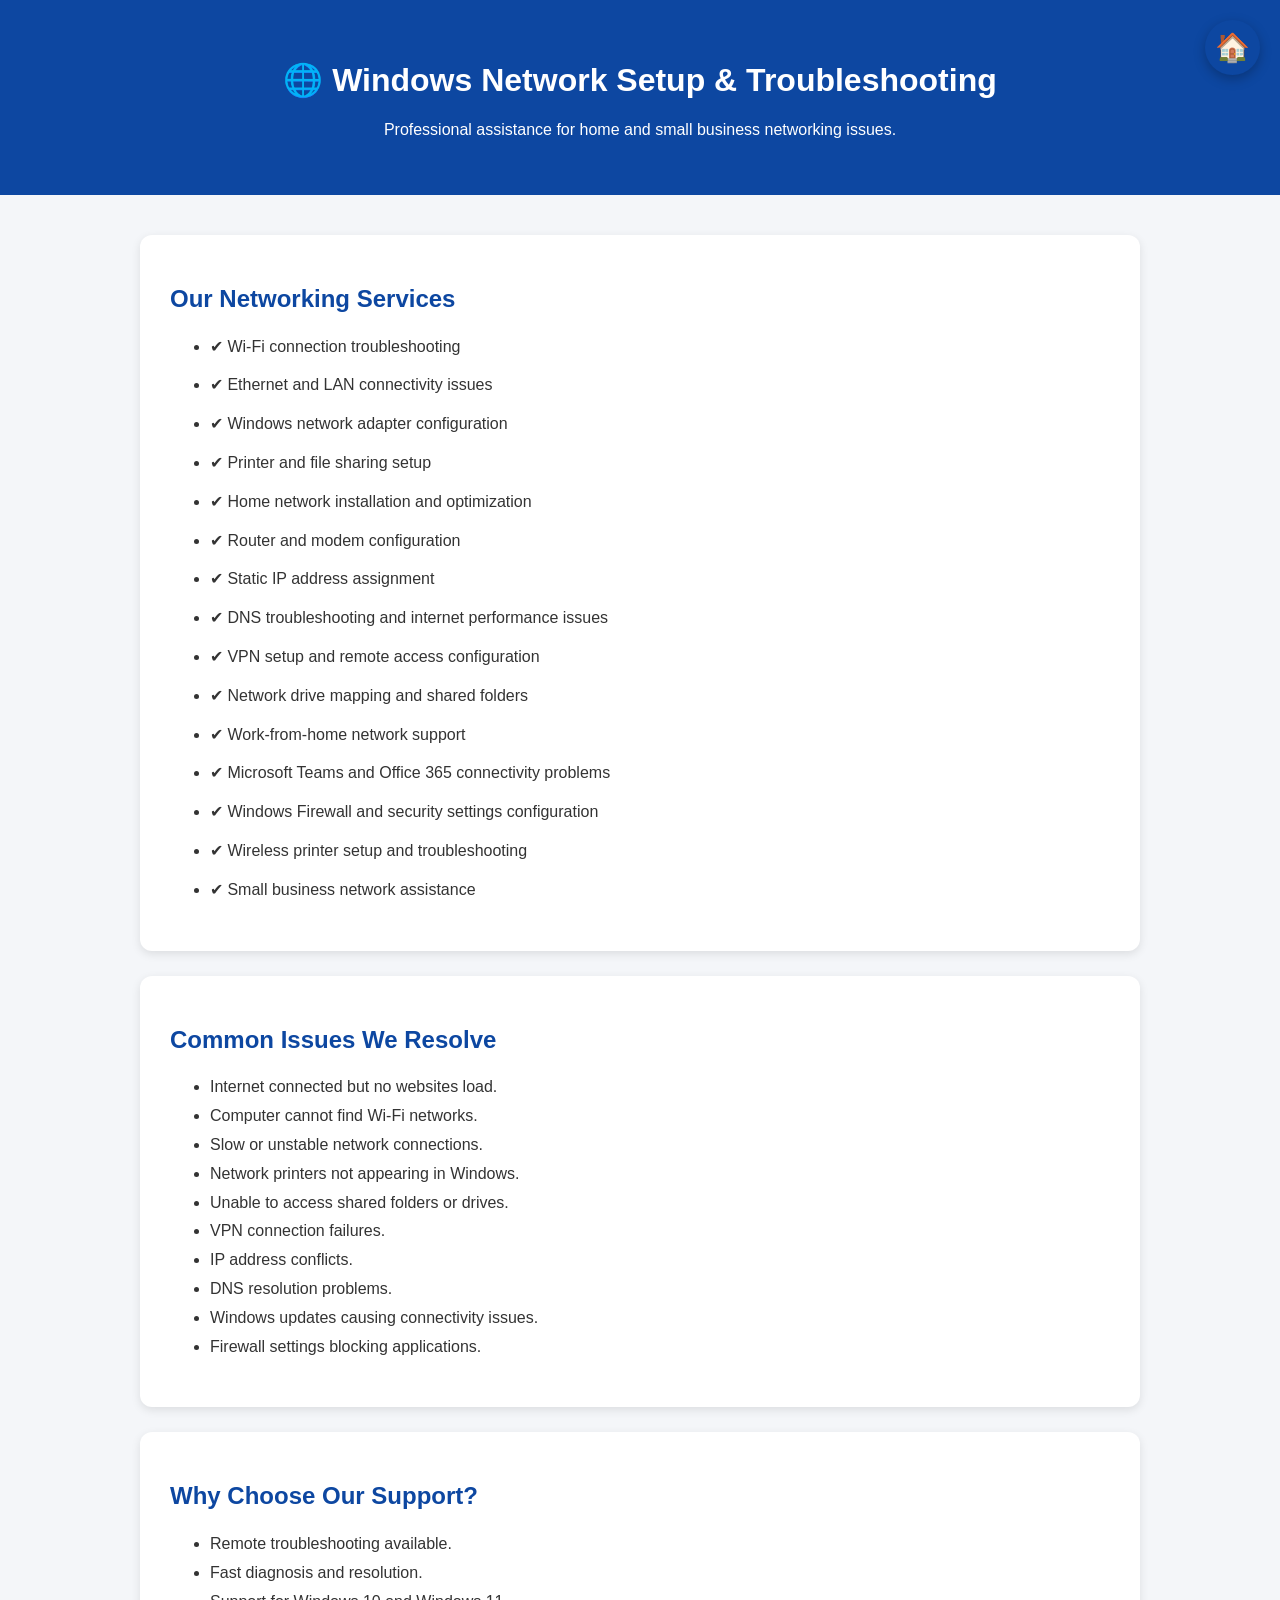
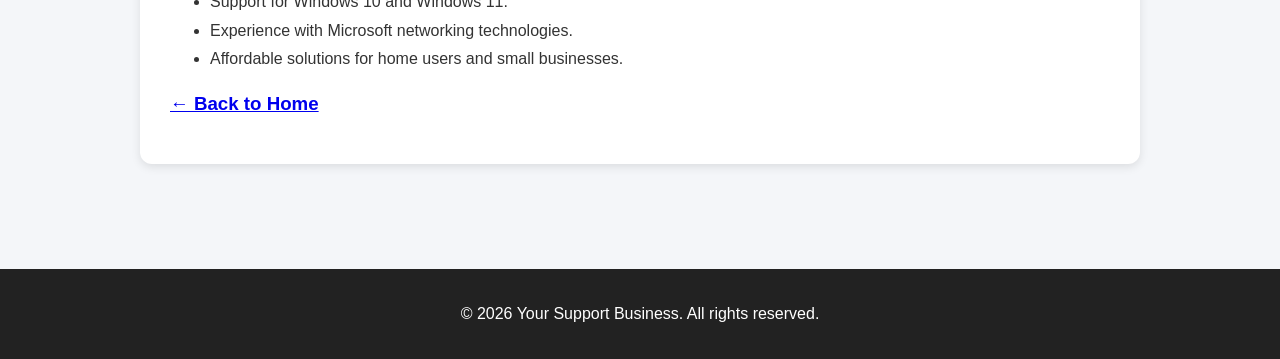
<file: NetworkSetup.html>
</html><!DOCTYPE html>
<html lang="en">
<head>
<meta charset="UTF-8">
<meta name="viewport" content="width=device-width, initial-scale=1.0">
<title>Network Setup & Troubleshooting</title>

<style>
body {
    font-family: Arial, sans-serif;
    margin: 0;
    background: #f4f6f9;
    color: #333;
}

header {
    background: #0d47a1;
    color: white;
    padding: 40px 20px;
    text-align: center;
}

.container {
    max-width: 1000px;
    margin: auto;
    padding: 40px 20px;
}

.card {
    background: white;
    padding: 30px;
    border-radius: 12px;
    box-shadow: 0 3px 10px rgba(0,0,0,0.1);
    margin-bottom: 25px;
}

h2 {
    color: #0d47a1;
}

ul {
    line-height: 1.8;
}

.service-list li {
    margin-bottom: 10px;
}

.back-btn {
    display: inline-block;
    margin-top: 20px;
    padding: 12px 25px;
    background: #0d47a1;
    color: white;
    text-decoration: none;
    border-radius: 8px;
    transition: 0.3s;
}

.back-btn:hover {
    background: #1565c0;
}

.footer {
    text-align: center;
    padding: 20px;
    background: #222;
    color: white;
    margin-top: 40px;
}

.home-icon {
    position: fixed;
    top: 20px;
    right: 20px;
    width: 55px;
    height: 55px;
    background: #0d47a1;
    color: white;
    text-decoration: none;
    font-size: 28px;

    display: flex;
    justify-content: center;
    align-items: center;

    border-radius: 50%;
    box-shadow: 0 4px 12px rgba(0,0,0,0.25);

    transition: all 0.3s ease;
    z-index: 1000;
}

.home-icon:hover {
    background: #1565c0;
    transform: scale(1.1);
}

</style>
</head>

<body>
    <a href="index.html" class="home-icon" title="Back to Home">
        🏠
    </a>
<header>
    <h1>🌐 Windows Network Setup & Troubleshooting</h1>
    <p>Professional assistance for home and small business networking issues.</p>
</header>

<div class="container">

    <div class="card">
        <h2>Our Networking Services</h2>

        <ul class="service-list">
            <li>✔ Wi-Fi connection troubleshooting</li>
            <li>✔ Ethernet and LAN connectivity issues</li>
            <li>✔ Windows network adapter configuration</li>
            <li>✔ Printer and file sharing setup</li>
            <li>✔ Home network installation and optimization</li>
            <li>✔ Router and modem configuration</li>
            <li>✔ Static IP address assignment</li>
            <li>✔ DNS troubleshooting and internet performance issues</li>
            <li>✔ VPN setup and remote access configuration</li>
            <li>✔ Network drive mapping and shared folders</li>
            <li>✔ Work-from-home network support</li>
            <li>✔ Microsoft Teams and Office 365 connectivity problems</li>
            <li>✔ Windows Firewall and security settings configuration</li>
            <li>✔ Wireless printer setup and troubleshooting</li>
            <li>✔ Small business network assistance</li>
        </ul>
    </div>

    <div class="card">
        <h2>Common Issues We Resolve</h2>

        <ul>
            <li>Internet connected but no websites load.</li>
            <li>Computer cannot find Wi-Fi networks.</li>
            <li>Slow or unstable network connections.</li>
            <li>Network printers not appearing in Windows.</li>
            <li>Unable to access shared folders or drives.</li>
            <li>VPN connection failures.</li>
            <li>IP address conflicts.</li>
            <li>DNS resolution problems.</li>
            <li>Windows updates causing connectivity issues.</li>
            <li>Firewall settings blocking applications.</li>
        </ul>
    </div>

    <div class="card">
        <h2>Why Choose Our Support?</h2>

        <ul>
            <li>Remote troubleshooting available.</li>
            <li>Fast diagnosis and resolution.</li>
            <li>Support for Windows 10 and Windows 11.</li>
            <li>Experience with Microsoft networking technologies.</li>
            <li>Affordable solutions for home users and small businesses.</li>
        </ul>

            <h3>
                <a class="back" href="index.html">
                    ← Back to Home
                </a>
            </h3>

    </div>

</div>

<div class="footer">
    <p>&copy; 2026 Your Support Business. All rights reserved.</p>
</div>

</body>
</html>
</file>
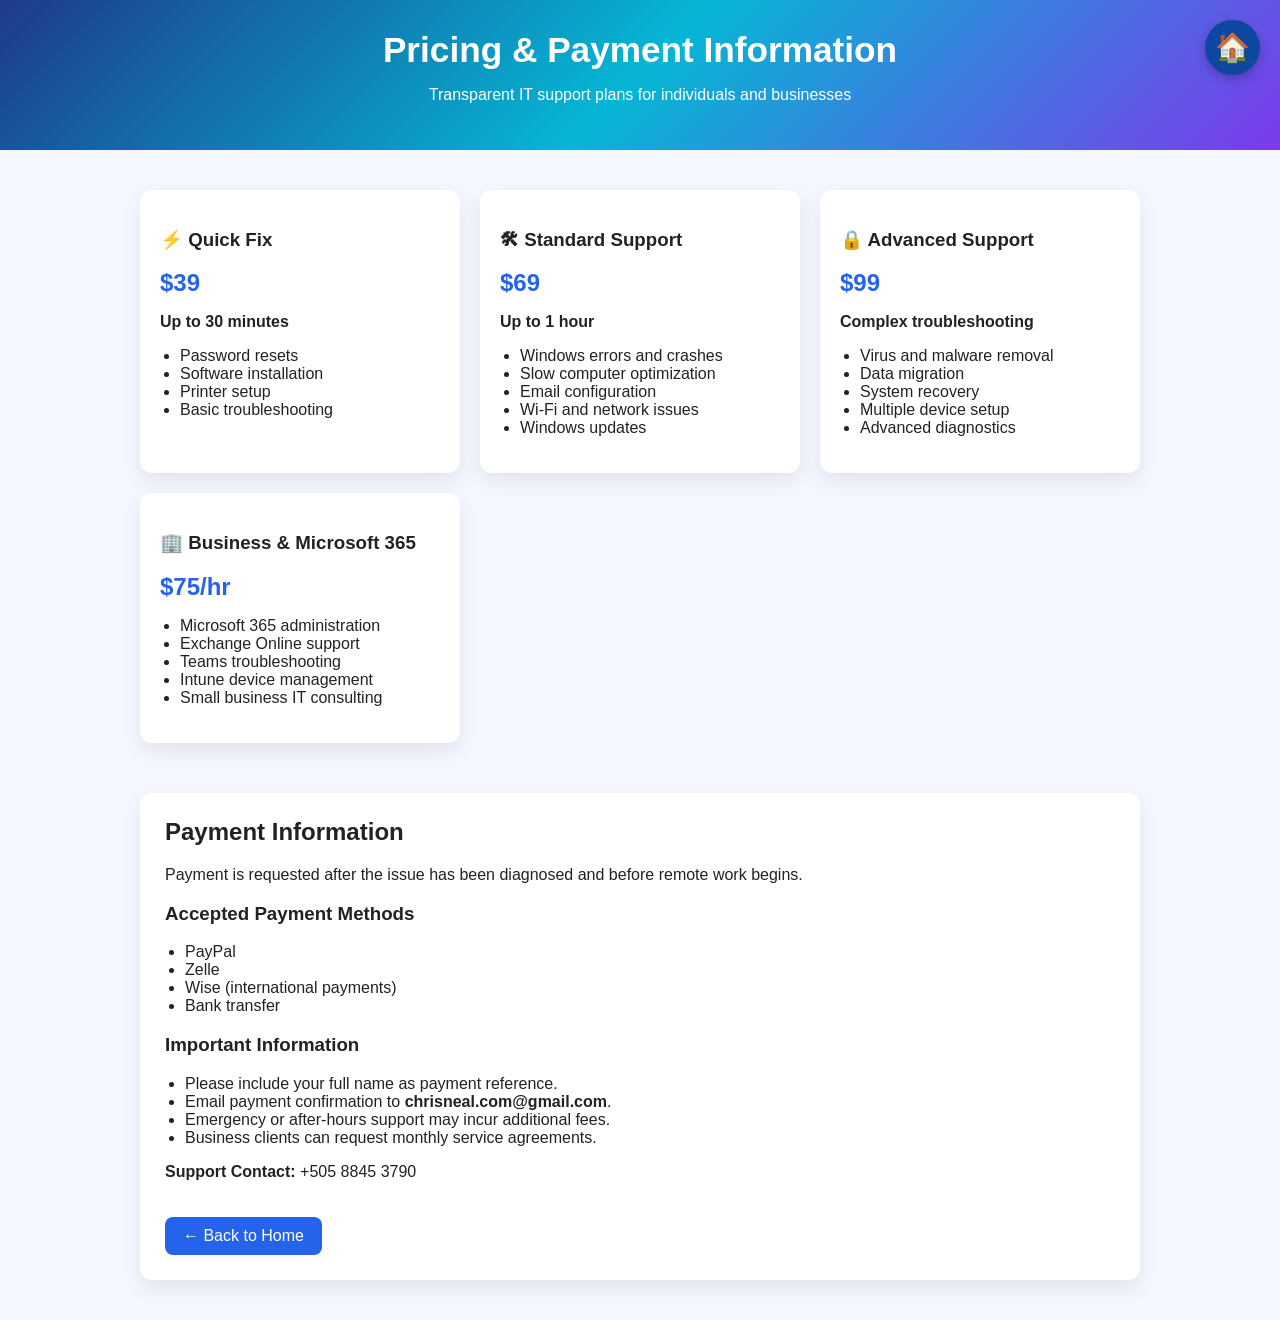
<file: pricing-info.html>
<!DOCTYPE html>
<html lang="en">
<head>
<meta charset="UTF-8">
<meta name="viewport" content="width=device-width, initial-scale=1.0">
<title>Pricing & Payments - Global Tech Solutions</title>

<style>
body{
  margin:0;
  font-family:Arial,sans-serif;
  background:#f4f7ff;
  color:#222;
}

header{
  background:linear-gradient(135deg,#1e3a8a,#06b6d4,#7c3aed);
  color:#fff;
  padding:30px 20px;
  text-align:center;
}

header h1{
  margin:0;
  font-size:2.2rem;
}

.container{
  max-width:1000px;
  margin:40px auto;
  padding:0 20px;
}

/* pricing cards */
.grid{
  display:grid;
  grid-template-columns:repeat(auto-fit,minmax(250px,1fr));
  gap:20px;
}

.card{
  background:#fff;
  padding:20px;
  border-radius:12px;
  box-shadow:0 8px 20px rgba(0,0,0,0.08);
  transition:0.2s;
}

.card:hover{
  transform:translateY(-5px);
}

.price{
  font-size:24px;
  font-weight:bold;
  color:#2563eb;
  margin:10px 0;
}

/* payment section */
.payment{
  margin-top:50px;
  background:#fff;
  padding:25px;
  border-radius:12px;
  box-shadow:0 8px 20px rgba(0,0,0,0.08);
}

.payment h2{
  margin-top:0;
}

ul{
  padding-left:20px;
}

.back{
  display:inline-block;
  margin-top:20px;
  padding:10px 18px;
  background:#2563eb;
  color:#fff;
  text-decoration:none;
  border-radius:8px;
}
.back:hover{
  background:#1e40af;
}

.home-icon {
    position: fixed;
    top: 20px;
    right: 20px;
    width: 55px;
    height: 55px;
    background: #0d47a1;
    color: white;
    text-decoration: none;
    font-size: 28px;

    display: flex;
    justify-content: center;
    align-items: center;

    border-radius: 50%;
    box-shadow: 0 4px 12px rgba(0,0,0,0.25);

    transition: all 0.3s ease;
    z-index: 1000;
}

.home-icon:hover {
    background: #1565c0;
    transform: scale(1.1);
}
</style>
</head>

<body>
  <a href="index.html" class="home-icon" title="Back to Home">
    🏠
</a>
<header>
  <h1>Pricing & Payment Information</h1>
  <p>Transparent IT support plans for individuals and businesses</p>
</header>

<div class="container">

  <!-- PRICING -->
<div class="grid">

  <div class="card">
      <h3>⚡ Quick Fix</h3>
      <div class="price">$39</div>

      <p><strong>Up to 30 minutes</strong></p>

      <ul>
          <li>Password resets</li>
          <li>Software installation</li>
          <li>Printer setup</li>
          <li>Basic troubleshooting</li>
      </ul>
  </div>

  <div class="card">
      <h3>🛠 Standard Support</h3>
      <div class="price">$69</div>

      <p><strong>Up to 1 hour</strong></p>

      <ul>
          <li>Windows errors and crashes</li>
          <li>Slow computer optimization</li>
          <li>Email configuration</li>
          <li>Wi-Fi and network issues</li>
          <li>Windows updates</li>
      </ul>
  </div>

  <div class="card">
      <h3>🔒 Advanced Support</h3>
      <div class="price">$99</div>

      <p><strong>Complex troubleshooting</strong></p>

      <ul>
          <li>Virus and malware removal</li>
          <li>Data migration</li>
          <li>System recovery</li>
          <li>Multiple device setup</li>
          <li>Advanced diagnostics</li>
      </ul>
  </div>

  <div class="card">
      <h3>🏢 Business & Microsoft 365</h3>
      <div class="price">$75/hr</div>

      <ul>
          <li>Microsoft 365 administration</li>
          <li>Exchange Online support</li>
          <li>Teams troubleshooting</li>
          <li>Intune device management</li>
          <li>Small business IT consulting</li>
      </ul>
  </div>
</div>

<section>
  <div class="payment">
    <h2>Payment Information</h2>

    <p>
        Payment is requested after the issue has been diagnosed
        and before remote work begins.
    </p>

    <h3>Accepted Payment Methods</h3>

    <ul>
        <li>PayPal</li>
        <li>Zelle</li>
        <li>Wise (international payments)</li>
        <li>Bank transfer</li>
    </ul>

    <h3>Important Information</h3>

    <ul>
        <li>Please include your full name as payment reference.</li>
        <li>Email payment confirmation to <b>chrisneal.com@gmail.com</b>.</li>
        <li>Emergency or after-hours support may incur additional fees.</li>
        <li>Business clients can request monthly service agreements.</li>
    </ul>

    <p><strong>Support Contact:</strong> +505 8845 3790</p>

    <a class="back" href="index.html">
        ← Back to Home
    </a>
</div> 
</section>
</body>
</html>
</file>
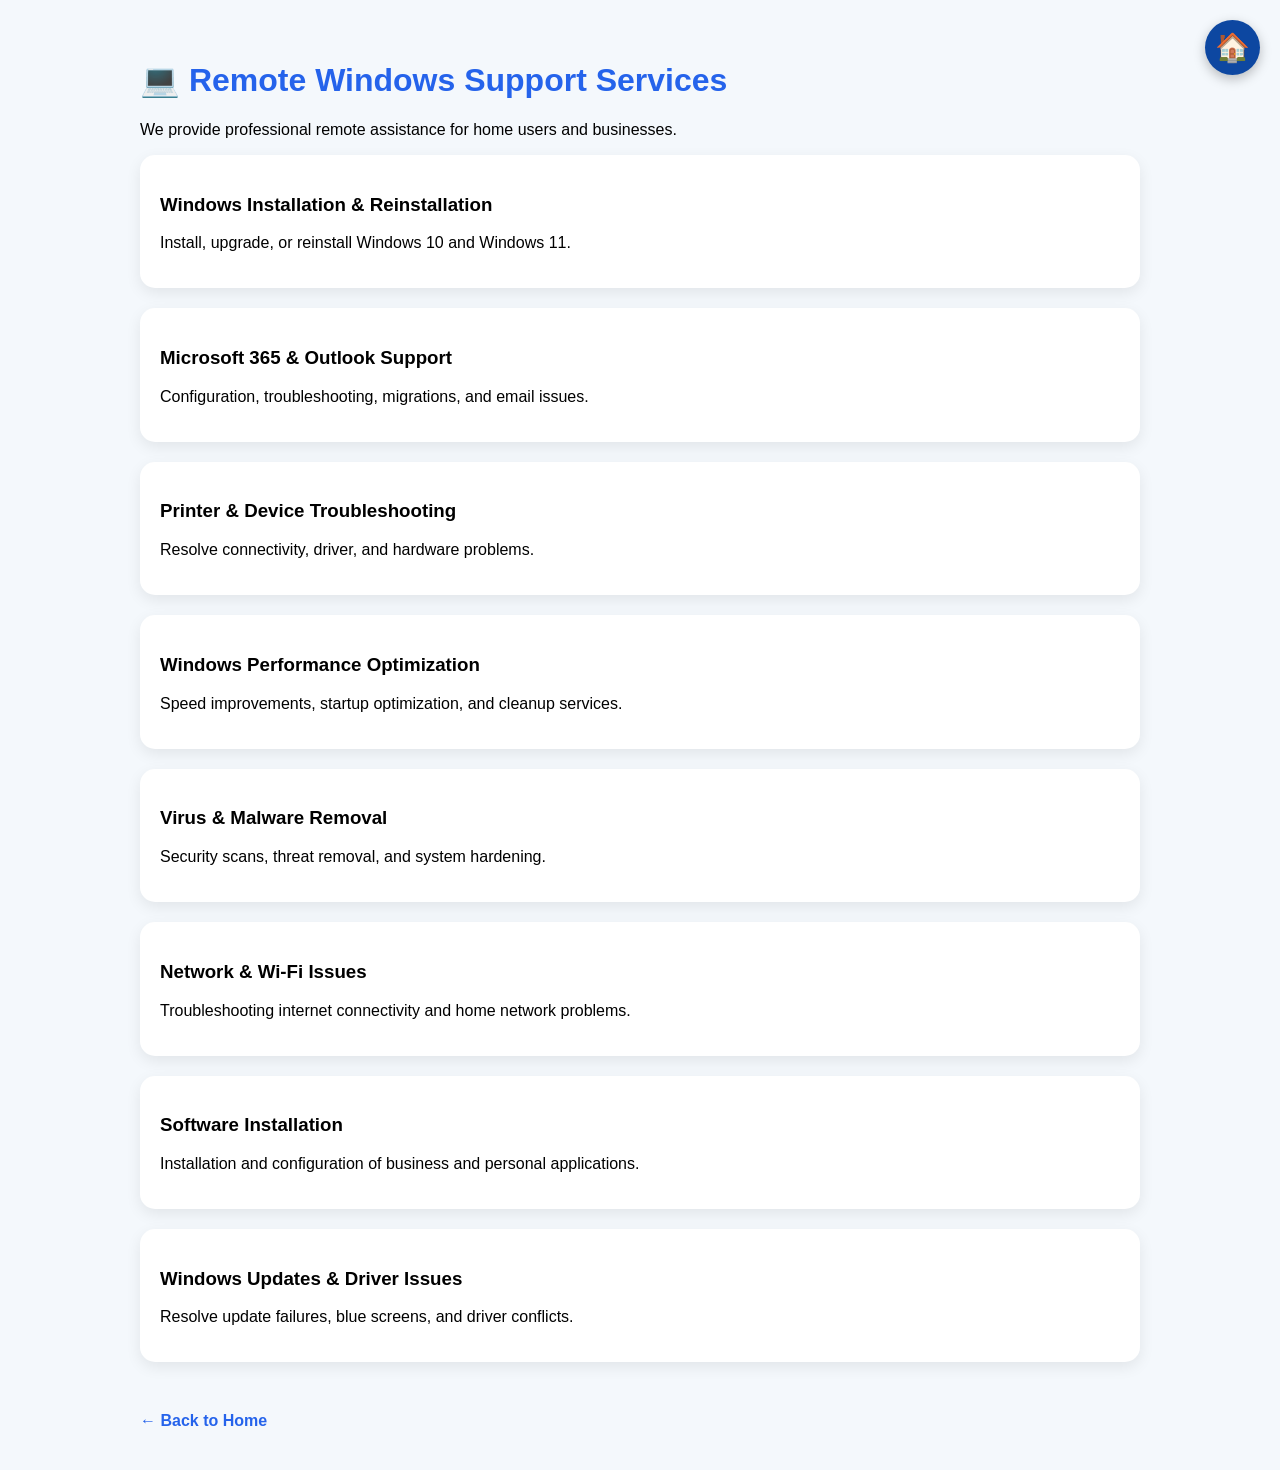
<file: remote-support.html>
<!DOCTYPE html>
<html lang="en">
<head>
<meta charset="UTF-8">
<meta name="viewport" content="width=device-width, initial-scale=1">

<title>Remote Support Services</title>

<style>
body {
    font-family: Arial, sans-serif;
    max-width: 1000px;
    margin: auto;
    padding: 40px;
    background: #f4f8fc;
}

h1 {
    color: #2563eb;
}

.service-item {
    background: white;
    padding: 20px;
    margin-bottom: 20px;
    border-radius: 15px;
    box-shadow: 0 5px 15px rgba(0,0,0,0.08);
}

a.back {
    display: inline-block;
    margin-top: 30px;
    text-decoration: none;
    color: #2563eb;
    font-weight: bold;
}

.home-icon {
    position: fixed;
    top: 20px;
    right: 20px;
    width: 55px;
    height: 55px;
    background: #0d47a1;
    color: white;
    text-decoration: none;
    font-size: 28px;

    display: flex;
    justify-content: center;
    align-items: center;

    border-radius: 50%;
    box-shadow: 0 4px 12px rgba(0,0,0,0.25);

    transition: all 0.3s ease;
    z-index: 1000;
}

.home-icon:hover {
    background: #1565c0;
    transform: scale(1.1);
}
</style>
</head>

<body>
    <a href="index.html" class="home-icon" title="Back to Home">
        🏠
    </a>
<h1>💻 Remote Windows Support Services</h1>

<p>
We provide professional remote assistance for home users and businesses.
</p>

<div class="service-item">
    <h3>Windows Installation & Reinstallation</h3>
    <p>Install, upgrade, or reinstall Windows 10 and Windows 11.</p>
</div>

<div class="service-item">
    <h3>Microsoft 365 & Outlook Support</h3>
    <p>Configuration, troubleshooting, migrations, and email issues.</p>
</div>

<div class="service-item">
    <h3>Printer & Device Troubleshooting</h3>
    <p>Resolve connectivity, driver, and hardware problems.</p>
</div>

<div class="service-item">
    <h3>Windows Performance Optimization</h3>
    <p>Speed improvements, startup optimization, and cleanup services.</p>
</div>

<div class="service-item">
    <h3>Virus & Malware Removal</h3>
    <p>Security scans, threat removal, and system hardening.</p>
</div>

<div class="service-item">
    <h3>Network & Wi-Fi Issues</h3>
    <p>Troubleshooting internet connectivity and home network problems.</p>
</div>

<div class="service-item">
    <h3>Software Installation</h3>
    <p>Installation and configuration of business and personal applications.</p>
</div>

<div class="service-item">
    <h3>Windows Updates & Driver Issues</h3>
    <p>Resolve update failures, blue screens, and driver conflicts.</p>
</div>

<a class="back" href="index.html">
← Back to Home
</a>

</body>
</html>
</file>
